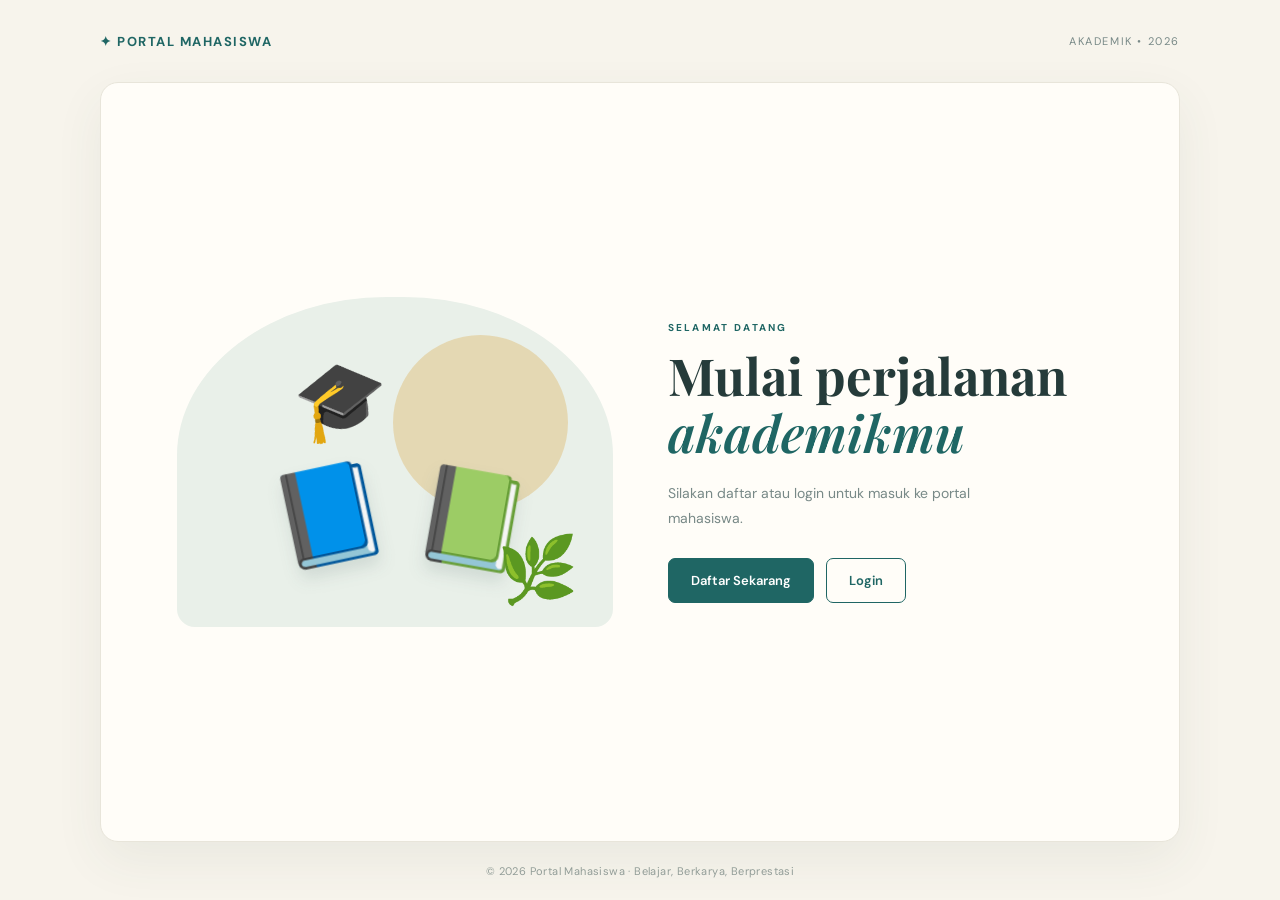
<file: index.html>
<!DOCTYPE html>
<html lang="id">
<head>
  <meta charset="UTF-8">
  <meta name="viewport" content="width=device-width, initial-scale=1.0">
  <title>Selamat Datang | Portal Mahasiswa</title>
  <link rel="stylesheet" href="style.css">
</head>
<body>
  <main class="page welcome-page">
    <nav class="topbar"><div class="brand">✦ PORTAL MAHASISWA</div><span>AKADEMIK • 2026</span></nav>
    <section class="welcome-card">
      <div class="illustration" aria-label="Ilustrasi buku dan topi wisuda">
        <div class="sun"></div><div class="book book-one">📘</div><div class="book book-two">📗</div>
        <div class="cap">🎓</div><div class="plant">🌿</div>
      </div>
      <div class="welcome-copy">
        <p class="eyebrow">SELAMAT DATANG</p>
        <h1>Mulai perjalanan<br><em>akademikmu</em></h1>
        <p class="intro">Silakan daftar atau login untuk masuk ke portal mahasiswa.</p>
        <div class="button-row">
          <a class="btn btn-primary" href="daftar.html">Daftar Sekarang</a>
          <a class="btn btn-outline" href="login.html">Login</a>
        </div>
      </div>
    </section>
    <footer>© 2026 Portal Mahasiswa · Belajar, Berkarya, Berprestasi</footer>
  </main>
</body>
</html>
</file>
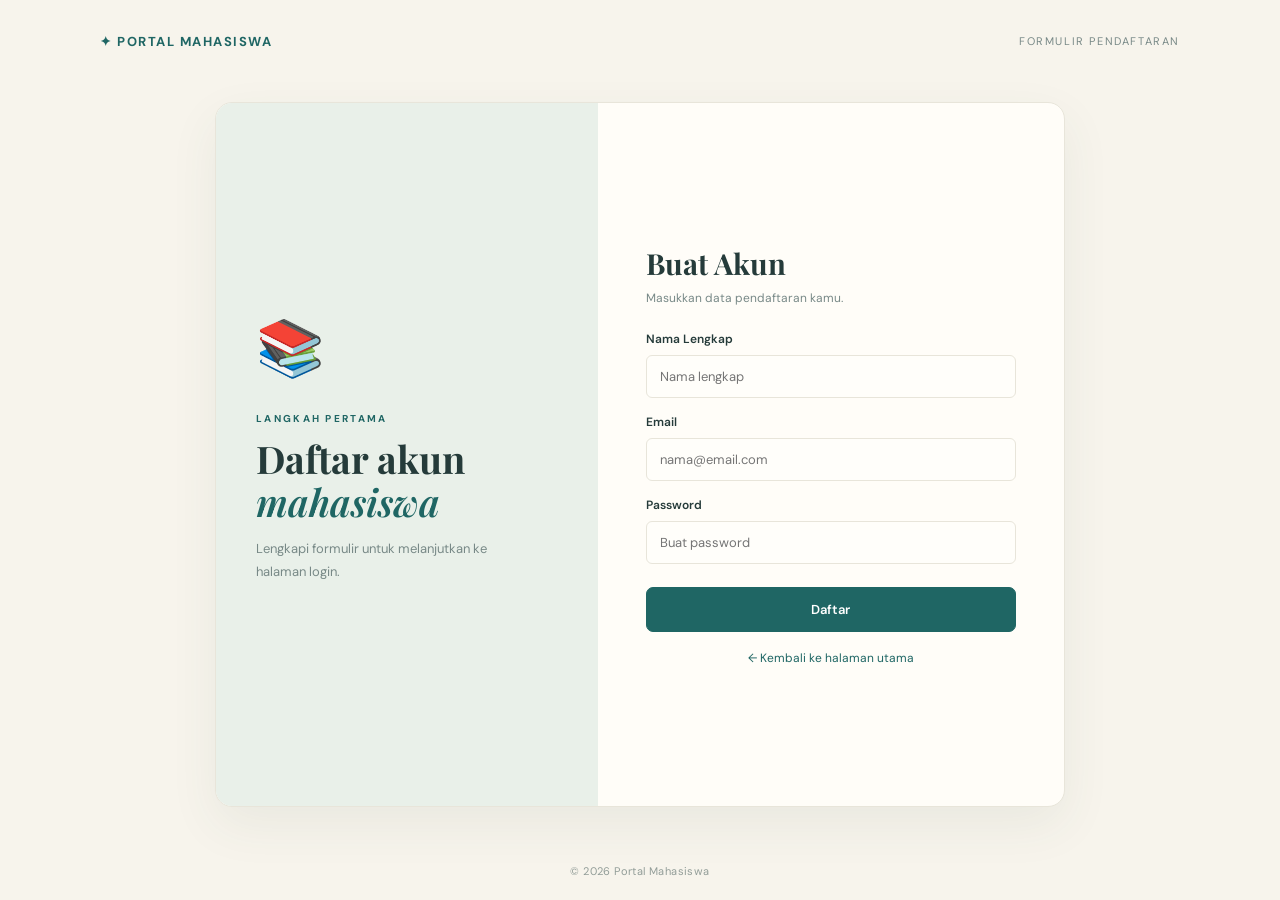
<file: daftar.html>
<!DOCTYPE html>
<html lang="id">
<head>
  <meta charset="UTF-8"><meta name="viewport" content="width=device-width, initial-scale=1.0">
  <title>Daftar | Portal Mahasiswa</title><link rel="stylesheet" href="style.css">
</head>
<body>
  <main class="page form-page">
    <nav class="topbar"><a class="brand" href="index.html">✦ PORTAL MAHASISWA</a><span>FORMULIR PENDAFTARAN</span></nav>
    <section class="form-card">
      <div class="form-art"><div class="art-icon">📚</div><p class="eyebrow">LANGKAH PERTAMA</p><h1>Daftar akun<br><em>mahasiswa</em></h1><p>Lengkapi formulir untuk melanjutkan ke halaman login.</p></div>
      <form action="login.html">
        <h2>Buat Akun</h2><p class="muted">Masukkan data pendaftaran kamu.</p>
        <label>Nama Lengkap<input type="text" placeholder="Nama lengkap" required></label>
        <label>Email<input type="email" placeholder="nama@email.com" required></label>
        <label>Password<input type="password" placeholder="Buat password" required></label>
        <button class="btn btn-primary" type="submit">Daftar</button>
        <a class="back-link" href="index.html">← Kembali ke halaman utama</a>
      </form>
    </section>
    <footer>© 2026 Portal Mahasiswa</footer>
  </main>
</body>
</html>
</file>
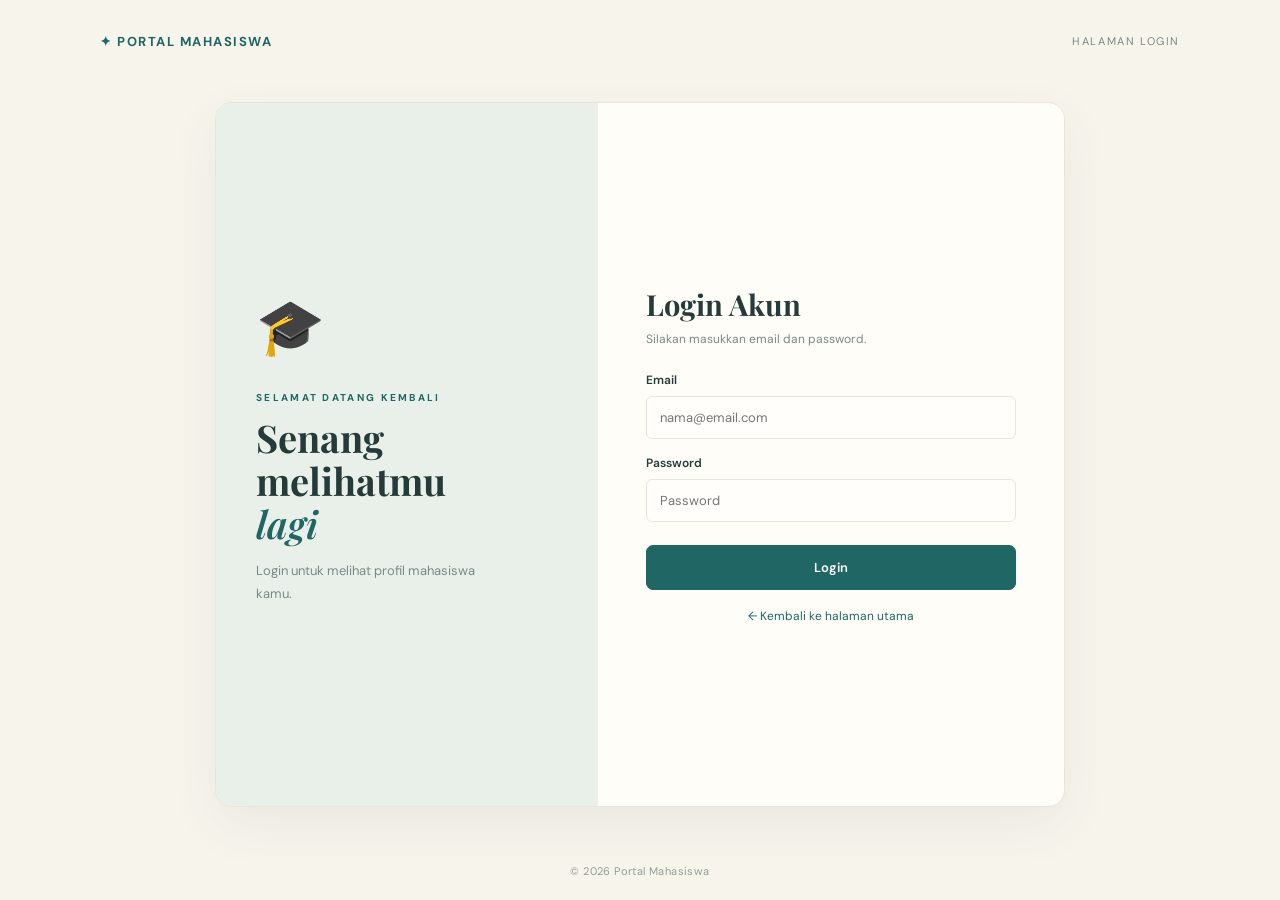
<file: login.html>
<!DOCTYPE html>
<html lang="id">
<head>
  <meta charset="UTF-8"><meta name="viewport" content="width=device-width, initial-scale=1.0">
  <title>Login | Portal Mahasiswa</title><link rel="stylesheet" href="style.css">
</head>
<body>
  <main class="page form-page">
    <nav class="topbar"><a class="brand" href="index.html">✦ PORTAL MAHASISWA</a><span>HALAMAN LOGIN</span></nav>
    <section class="form-card login-card">
      <div class="form-art"><div class="art-icon">🎓</div><p class="eyebrow">SELAMAT DATANG KEMBALI</p><h1>Senang melihatmu<br><em>lagi</em></h1><p>Login untuk melihat profil mahasiswa kamu.</p></div>
      <form action="profil.html">
        <h2>Login Akun</h2><p class="muted">Silakan masukkan email dan password.</p>
        <label>Email<input type="email" placeholder="nama@email.com" required></label>
        <label>Password<input type="password" placeholder="Password" required></label>
        <button class="btn btn-primary" type="submit">Login</button>
        <a class="back-link" href="index.html">← Kembali ke halaman utama</a>
      </form>
    </section>
    <footer>© 2026 Portal Mahasiswa</footer>
  </main>
</body>
</html>
</file>
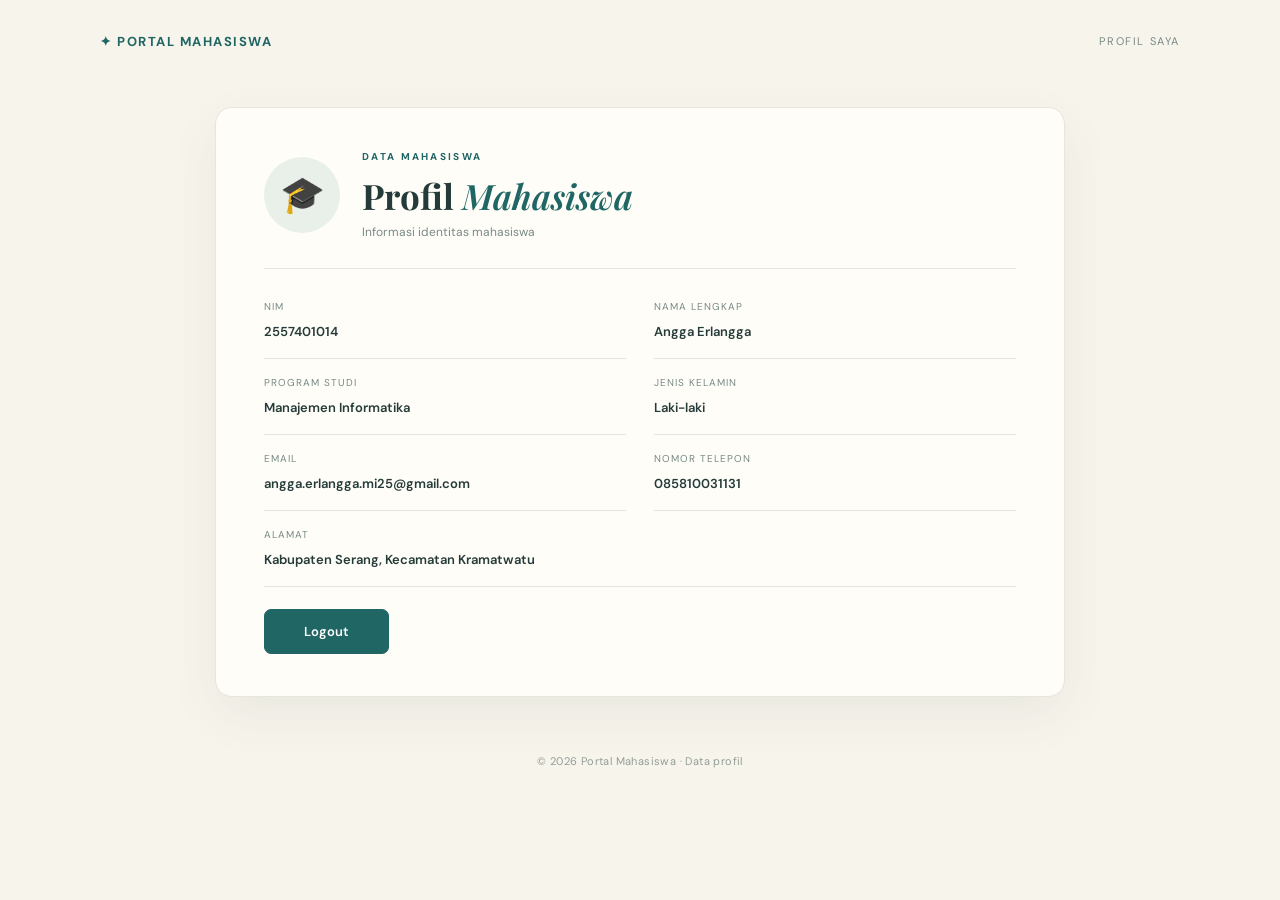
<file: profil.html>
<!DOCTYPE html>
<html lang="id">
<head>
  <meta charset="UTF-8"><meta name="viewport" content="width=device-width, initial-scale=1.0">
  <title>Profil Mahasiswa | Portal Mahasiswa</title><link rel="stylesheet" href="style.css">
</head>
<body>
  <main class="page profile-page">
    <nav class="topbar"><a class="brand" href="index.html">✦ PORTAL MAHASISWA</a><span>PROFIL SAYA</span></nav>
    <section class="profile-card">
      <div class="profile-head"><div class="profile-symbol">🎓</div><div><p class="eyebrow">DATA MAHASISWA</p><h1>Profil <em>Mahasiswa</em></h1><p class="muted">Informasi identitas mahasiswa</p></div></div>
      <div class="profile-grid">
        <div class="data-item"><span>NIM</span><strong>2557401014</strong></div>
        <div class="data-item"><span>Nama Lengkap</span><strong>Angga Erlangga</strong></div>
        <div class="data-item"><span>Program Studi</span><strong>Manajemen Informatika</strong></div>
        <div class="data-item"><span>Jenis Kelamin</span><strong>Laki-laki</strong></div>
        <div class="data-item"><span>Email</span><strong>angga.erlangga.mi25@gmail.com</strong></div>
        <div class="data-item"><span>Nomor Telepon</span><strong>085810031131</strong></div>
        <div class="data-item full"><span>Alamat</span><strong>Kabupaten Serang, Kecamatan Kramatwatu</strong></div>
      </div>
      <a class="btn btn-primary logout" href="index.html">Logout</a>
    </section>
    <footer>© 2026 Portal Mahasiswa · Data profil</footer>
  </main>
</body>
</html>
</file>
<file: style.css>
@import url('https://fonts.googleapis.com/css2?family=DM+Sans:wght@400;500;600;700&family=Playfair+Display:wght@600;700&display=swap');

:root {
  --teal: #1f6664;
  --teal-dark: #174c4b;
  --cream: #f7f4ec;
  --paper: #fffdf8;
  --gold: #d6b879;
  --ink: #253b3a;
  --muted: #788987;
  --line: #e8e5da;
}
* { box-sizing: border-box; }
body {
  margin: 0; min-height: 100vh; color: var(--ink); font-family: 'DM Sans', sans-serif;
  background: var(--cream);
}
.page { width: min(1080px, 92%); min-height: 100vh; margin: auto; display: flex; flex-direction: column; }
.topbar { height: 82px; display: flex; align-items: center; justify-content: space-between; color: var(--muted); font-size: 11px; letter-spacing: 1.6px; }
.brand { color: var(--teal); font-size: 13px; font-weight: 700; letter-spacing: 1.5px; text-decoration: none; }
.welcome-card { flex: 1; display: grid; grid-template-columns: 1fr 1fr; align-items: center; gap: 55px; padding: 45px 7%; background: var(--paper); border: 1px solid var(--line); border-radius: 18px; box-shadow: 0 18px 50px #34504b12; }
.illustration { min-height: 330px; position: relative; display: flex; align-items: center; justify-content: center; background: #e9f0e9; border-radius: 48% 48% 18px 18px; overflow: hidden; }
.sun { position: absolute; width: 175px; height: 175px; border-radius: 50%; background: #e4d2a7; top: 38px; right: 45px; opacity: .8; }
.book { position: absolute; font-size: 92px; filter: drop-shadow(0 10px 8px #264b4520); }
.book-one { left: 22%; bottom: 52px; transform: rotate(-12deg); }
.book-two { right: 19%; bottom: 48px; transform: rotate(10deg); }
.cap { position: absolute; top: 54px; left: 27%; font-size: 76px; transform: rotate(-8deg); }
.plant { position: absolute; bottom: 15px; right: 8%; font-size: 65px; }
.eyebrow { margin: 0 0 13px; color: var(--teal); font-size: 10px; font-weight: 700; letter-spacing: 2.3px; }
h1, h2 { margin: 0; }
h1 { font-family: 'Playfair Display', serif; font-size: clamp(35px, 4vw, 51px); line-height: 1.13; color: var(--ink); }
h1 em { color: var(--teal); font-weight: 600; }
.intro { max-width: 340px; margin: 19px 0 27px; color: var(--muted); line-height: 1.8; font-size: 14px; }
.button-row { display: flex; gap: 12px; flex-wrap: wrap; }
.btn { display: inline-flex; justify-content: center; align-items: center; min-height: 45px; padding: 0 22px; border: 1px solid var(--teal); border-radius: 7px; font: 600 13px 'DM Sans', sans-serif; text-decoration: none; cursor: pointer; transition: .2s; }
.btn-primary { background: var(--teal); color: white; }
.btn-primary:hover { background: var(--teal-dark); }
.btn-outline { color: var(--teal); background: transparent; }
.btn-outline:hover { background: #e9f0e9; }
footer { padding: 22px 0; text-align: center; color: #929d98; font-size: 11px; letter-spacing: .4px; }
.form-card { flex: 1; display: grid; grid-template-columns: .9fr 1.1fr; max-width: 850px; width: 100%; align-self: center; margin: 20px auto 35px; background: var(--paper); border: 1px solid var(--line); border-radius: 17px; overflow: hidden; box-shadow: 0 18px 50px #34504b12; }
.form-art { padding: 55px 40px; background: #e9f0e9; display: flex; flex-direction: column; justify-content: center; }
.form-art h1 { font-size: 38px; }
.form-art > p:last-child { color: var(--muted); font-size: 13px; line-height: 1.8; max-width: 240px; }
.art-icon { font-size: 55px; margin-bottom: 28px; }
form { padding: 48px 48px; display: flex; flex-direction: column; justify-content: center; }
form h2 { font-family: 'Playfair Display', serif; font-size: 29px; }
.muted { color: var(--muted); font-size: 12px; margin: 8px 0 25px; }
label { display: block; margin-bottom: 16px; color: var(--ink); font-size: 12px; font-weight: 600; }
input { display: block; width: 100%; height: 43px; margin-top: 8px; padding: 0 13px; border: 1px solid var(--line); border-radius: 6px; outline: none; background: #fffefa; font: 13px 'DM Sans', sans-serif; }
input:focus { border-color: var(--teal); }
form button { width: 100%; margin-top: 7px; }
.back-link { margin-top: 18px; color: var(--teal); text-align: center; text-decoration: none; font-size: 12px; }
.back-link:hover { text-decoration: underline; }
.profile-card { width: min(850px, 100%); align-self: center; margin: 25px auto 35px; padding: 42px 48px; background: var(--paper); border: 1px solid var(--line); border-radius: 17px; box-shadow: 0 18px 50px #34504b12; }
.profile-head { display: flex; align-items: center; gap: 22px; padding-bottom: 28px; border-bottom: 1px solid var(--line); }
.profile-symbol { width: 76px; height: 76px; display: grid; place-items: center; border-radius: 50%; background: #e9f0e9; font-size: 36px; }
.profile-head h1 { font-size: 35px; }
.profile-head .muted { margin-bottom: 0; }
.profile-grid { display: grid; grid-template-columns: 1fr 1fr; gap: 0 28px; padding: 14px 0 22px; }
.data-item { padding: 17px 0; border-bottom: 1px solid var(--line); }
.data-item span { display: block; margin-bottom: 7px; color: var(--muted); font-size: 10px; letter-spacing: 1px; text-transform: uppercase; }
.data-item strong { font-size: 13px; font-weight: 600; overflow-wrap: anywhere; }
.data-item.full { grid-column: 1 / -1; }
.logout { min-width: 125px; }
@media (max-width: 700px) {
  .topbar { height: 68px; font-size: 9px; }
  .welcome-card { grid-template-columns: 1fr; gap: 28px; padding: 25px; }
  .illustration { min-height: 235px; }
  .welcome-copy { padding-bottom: 15px; }
  .form-card { grid-template-columns: 1fr; margin-top: 10px; }
  .form-art { padding: 30px; }
  .art-icon { margin-bottom: 15px; }
  form { padding: 32px 28px; }
  .profile-card { padding: 28px 23px; }
  .profile-grid { grid-template-columns: 1fr; }
  .data-item.full { grid-column: auto; }
  .profile-head h1 { font-size: 28px; }
}
</file>
